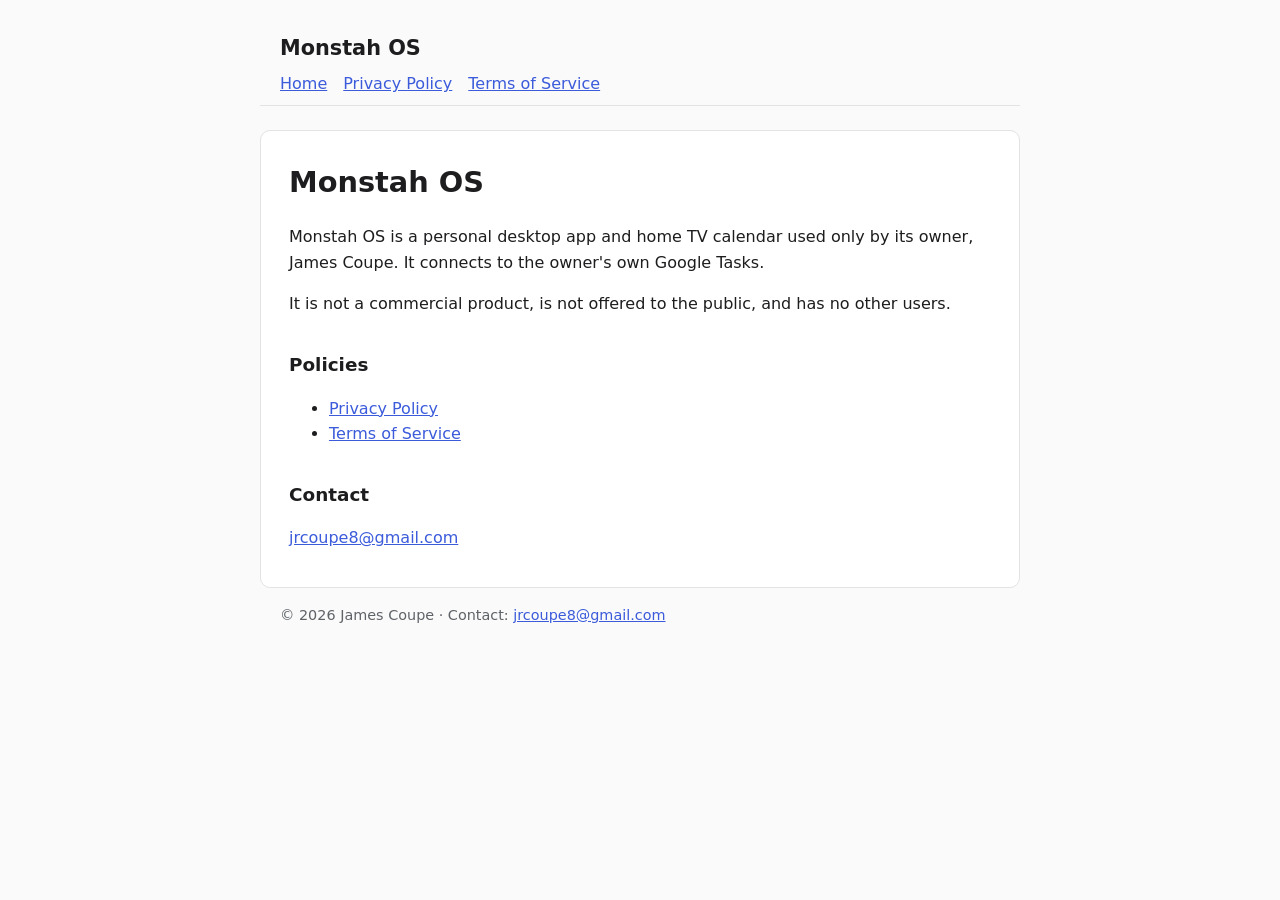
<file: index.html>
<!DOCTYPE html>
<html lang="en">
<head>
<meta charset="utf-8">
<meta name="viewport" content="width=device-width, initial-scale=1">
<title>Monstah OS</title>
<link rel="stylesheet" href="style.css">
</head>
<body>
<header>
<a class="brand" href="index.html">Monstah OS</a>
<nav><a href="index.html">Home</a><a href="privacy.html">Privacy Policy</a><a href="terms.html">Terms of Service</a></nav>
</header>
<main>
<h1>Monstah OS</h1>
<p>Monstah OS is a personal desktop app and home TV calendar used only by its owner, James Coupe. It connects to the owner's own Google Tasks.</p>
<p>It is not a commercial product, is not offered to the public, and has no other users.</p>
<h2>Policies</h2>
<ul>
<li><a href="privacy.html">Privacy Policy</a></li>
<li><a href="terms.html">Terms of Service</a></li>
</ul>
<h2>Contact</h2>
<p><a href="mailto:jrcoupe8@gmail.com">jrcoupe8@gmail.com</a></p>
</main>
<footer>&copy; 2026 James Coupe &middot; Contact: <a href="mailto:jrcoupe8@gmail.com">jrcoupe8@gmail.com</a></footer>
</body>
</html>
</file>
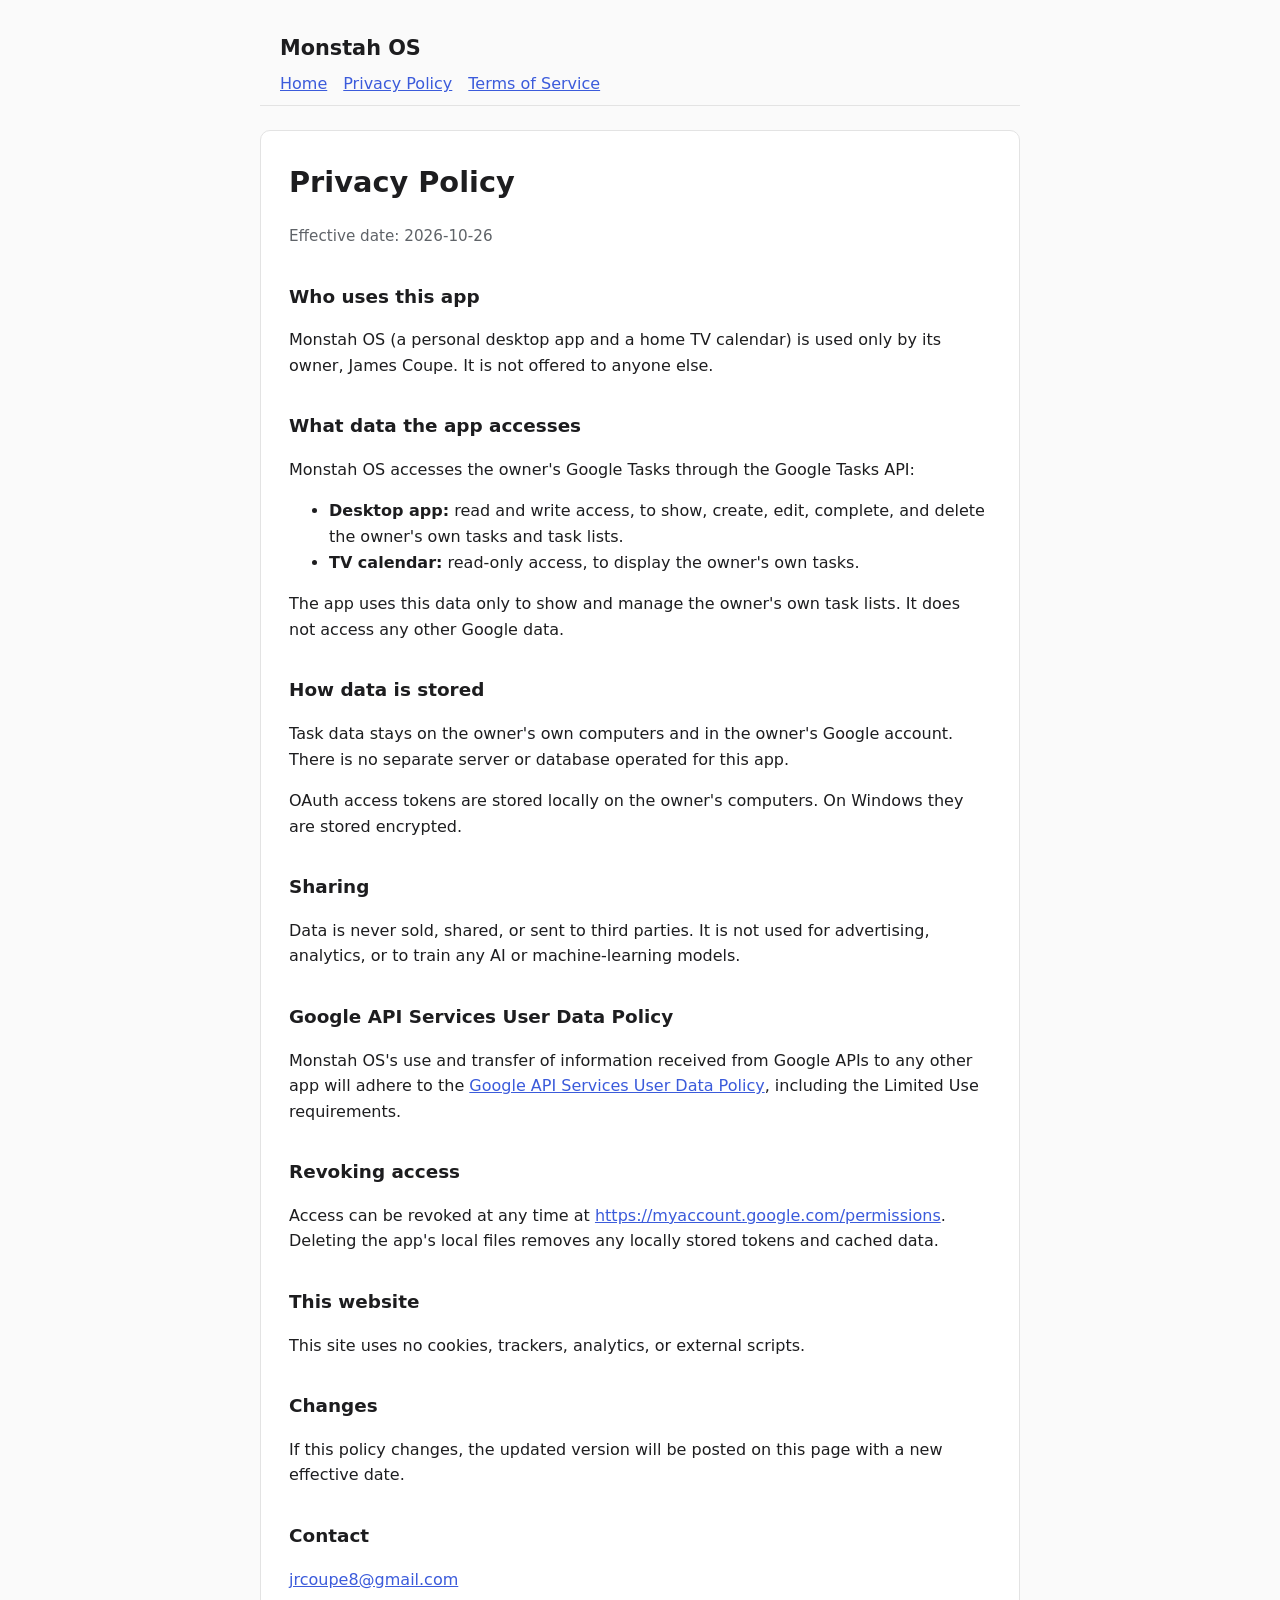
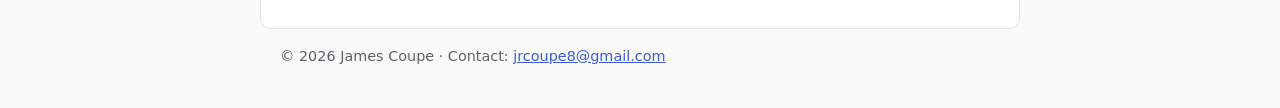
<file: privacy.html>
<!DOCTYPE html>
<html lang="en">
<head>
<meta charset="utf-8">
<meta name="viewport" content="width=device-width, initial-scale=1">
<title>Privacy Policy – Monstah OS</title>
<link rel="stylesheet" href="style.css">
</head>
<body>
<header>
<a class="brand" href="index.html">Monstah OS</a>
<nav><a href="index.html">Home</a><a href="privacy.html">Privacy Policy</a><a href="terms.html">Terms of Service</a></nav>
</header>
<main>
<h1>Privacy Policy</h1>
<p class="muted">Effective date: 2026-10-26</p>

<h2>Who uses this app</h2>
<p>Monstah OS (a personal desktop app and a home TV calendar) is used only by its owner, James Coupe. It is not offered to anyone else.</p>

<h2>What data the app accesses</h2>
<p>Monstah OS accesses the owner's Google Tasks through the Google Tasks API:</p>
<ul>
<li><strong>Desktop app:</strong> read and write access, to show, create, edit, complete, and delete the owner's own tasks and task lists.</li>
<li><strong>TV calendar:</strong> read-only access, to display the owner's own tasks.</li>
</ul>
<p>The app uses this data only to show and manage the owner's own task lists. It does not access any other Google data.</p>

<h2>How data is stored</h2>
<p>Task data stays on the owner's own computers and in the owner's Google account. There is no separate server or database operated for this app.</p>
<p>OAuth access tokens are stored locally on the owner's computers. On Windows they are stored encrypted.</p>

<h2>Sharing</h2>
<p>Data is never sold, shared, or sent to third parties. It is not used for advertising, analytics, or to train any AI or machine-learning models.</p>

<h2>Google API Services User Data Policy</h2>
<p>Monstah OS's use and transfer of information received from Google APIs to any other app will adhere to the <a href="https://developers.google.com/terms/api-services-user-data-policy">Google API Services User Data Policy</a>, including the Limited Use requirements.</p>

<h2>Revoking access</h2>
<p>Access can be revoked at any time at <a href="https://myaccount.google.com/permissions">https://myaccount.google.com/permissions</a>. Deleting the app's local files removes any locally stored tokens and cached data.</p>

<h2>This website</h2>
<p>This site uses no cookies, trackers, analytics, or external scripts.</p>

<h2>Changes</h2>
<p>If this policy changes, the updated version will be posted on this page with a new effective date.</p>

<h2>Contact</h2>
<p><a href="mailto:jrcoupe8@gmail.com">jrcoupe8@gmail.com</a></p>
</main>
<footer>&copy; 2026 James Coupe &middot; Contact: <a href="mailto:jrcoupe8@gmail.com">jrcoupe8@gmail.com</a></footer>
</body>
</html>
</file>
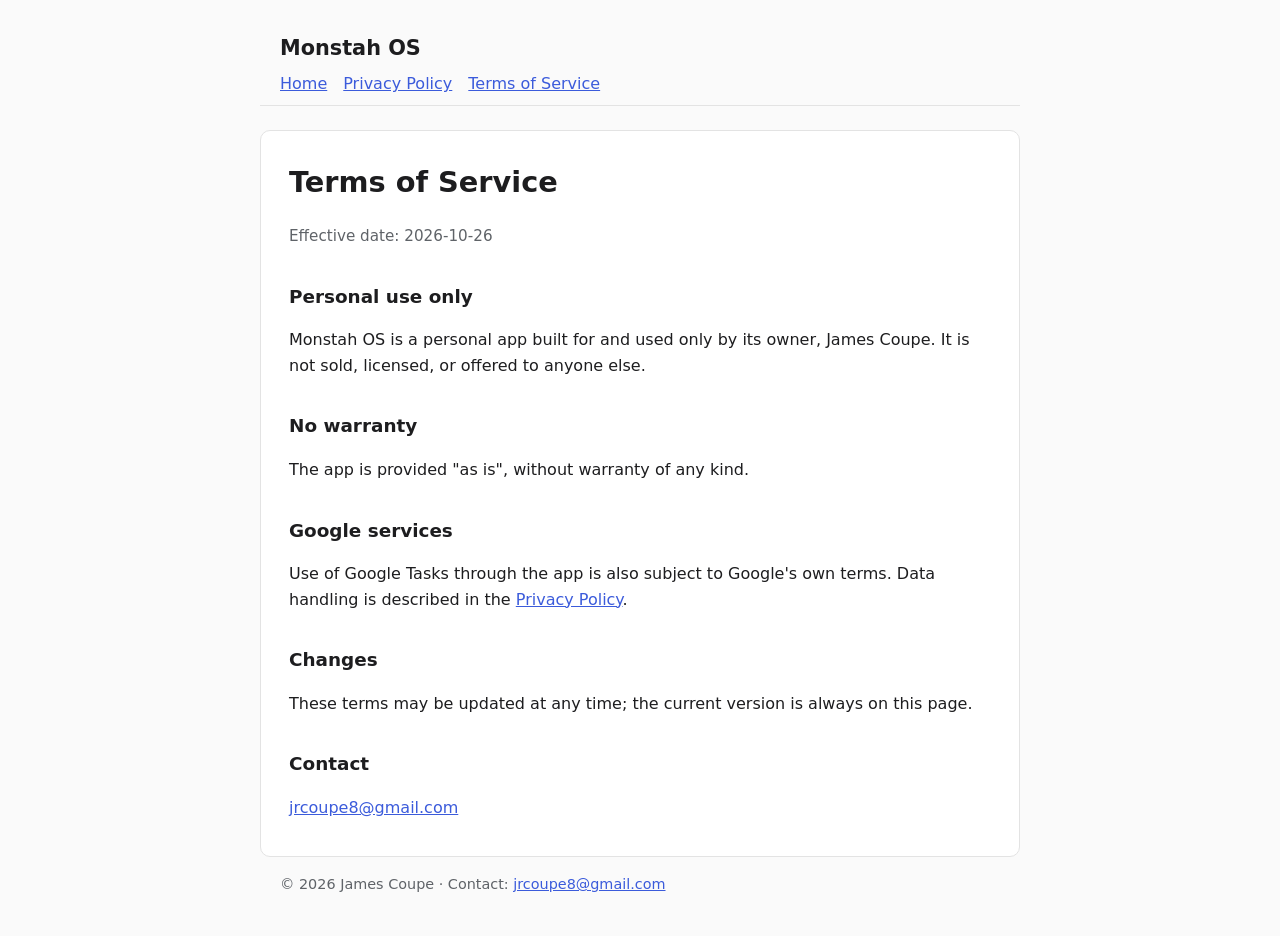
<file: terms.html>
<!DOCTYPE html>
<html lang="en">
<head>
<meta charset="utf-8">
<meta name="viewport" content="width=device-width, initial-scale=1">
<title>Terms of Service – Monstah OS</title>
<link rel="stylesheet" href="style.css">
</head>
<body>
<header>
<a class="brand" href="index.html">Monstah OS</a>
<nav><a href="index.html">Home</a><a href="privacy.html">Privacy Policy</a><a href="terms.html">Terms of Service</a></nav>
</header>
<main>
<h1>Terms of Service</h1>
<p class="muted">Effective date: 2026-10-26</p>
<h2>Personal use only</h2>
<p>Monstah OS is a personal app built for and used only by its owner, James Coupe. It is not sold, licensed, or offered to anyone else.</p>
<h2>No warranty</h2>
<p>The app is provided "as is", without warranty of any kind.</p>
<h2>Google services</h2>
<p>Use of Google Tasks through the app is also subject to Google's own terms. Data handling is described in the <a href="privacy.html">Privacy Policy</a>.</p>
<h2>Changes</h2>
<p>These terms may be updated at any time; the current version is always on this page.</p>
<h2>Contact</h2>
<p><a href="mailto:jrcoupe8@gmail.com">jrcoupe8@gmail.com</a></p>
</main>
<footer>&copy; 2026 James Coupe &middot; Contact: <a href="mailto:jrcoupe8@gmail.com">jrcoupe8@gmail.com</a></footer>
</body>
</html>
</file>
<file: style.css>
:root{--fg:#1d1d1f;--muted:#5f6368;--accent:#3b5bdb;--bg:#fafafa;--card:#fff;--line:#e3e3e3}
*{box-sizing:border-box}
body{margin:0;font-family:system-ui,-apple-system,"Segoe UI",Roboto,Helvetica,Arial,sans-serif;color:var(--fg);background:var(--bg);line-height:1.6}
header,main,footer{max-width:760px;margin:0 auto;padding:0 20px}
header{padding-top:32px;padding-bottom:8px;border-bottom:1px solid var(--line)}
header a.brand{font-weight:700;font-size:1.3rem;color:var(--fg);text-decoration:none}
nav{margin-top:6px}nav a{margin-right:16px}
main{background:var(--card);margin-top:24px;padding:28px 28px 20px;border:1px solid var(--line);border-radius:10px}
h1{font-size:1.8rem;margin-top:0}h2{font-size:1.15rem;margin-top:1.8em}
a{color:var(--accent)}
.muted{color:var(--muted);font-size:.95rem}
footer{color:var(--muted);font-size:.9rem;padding-top:16px;padding-bottom:40px}
</file>
